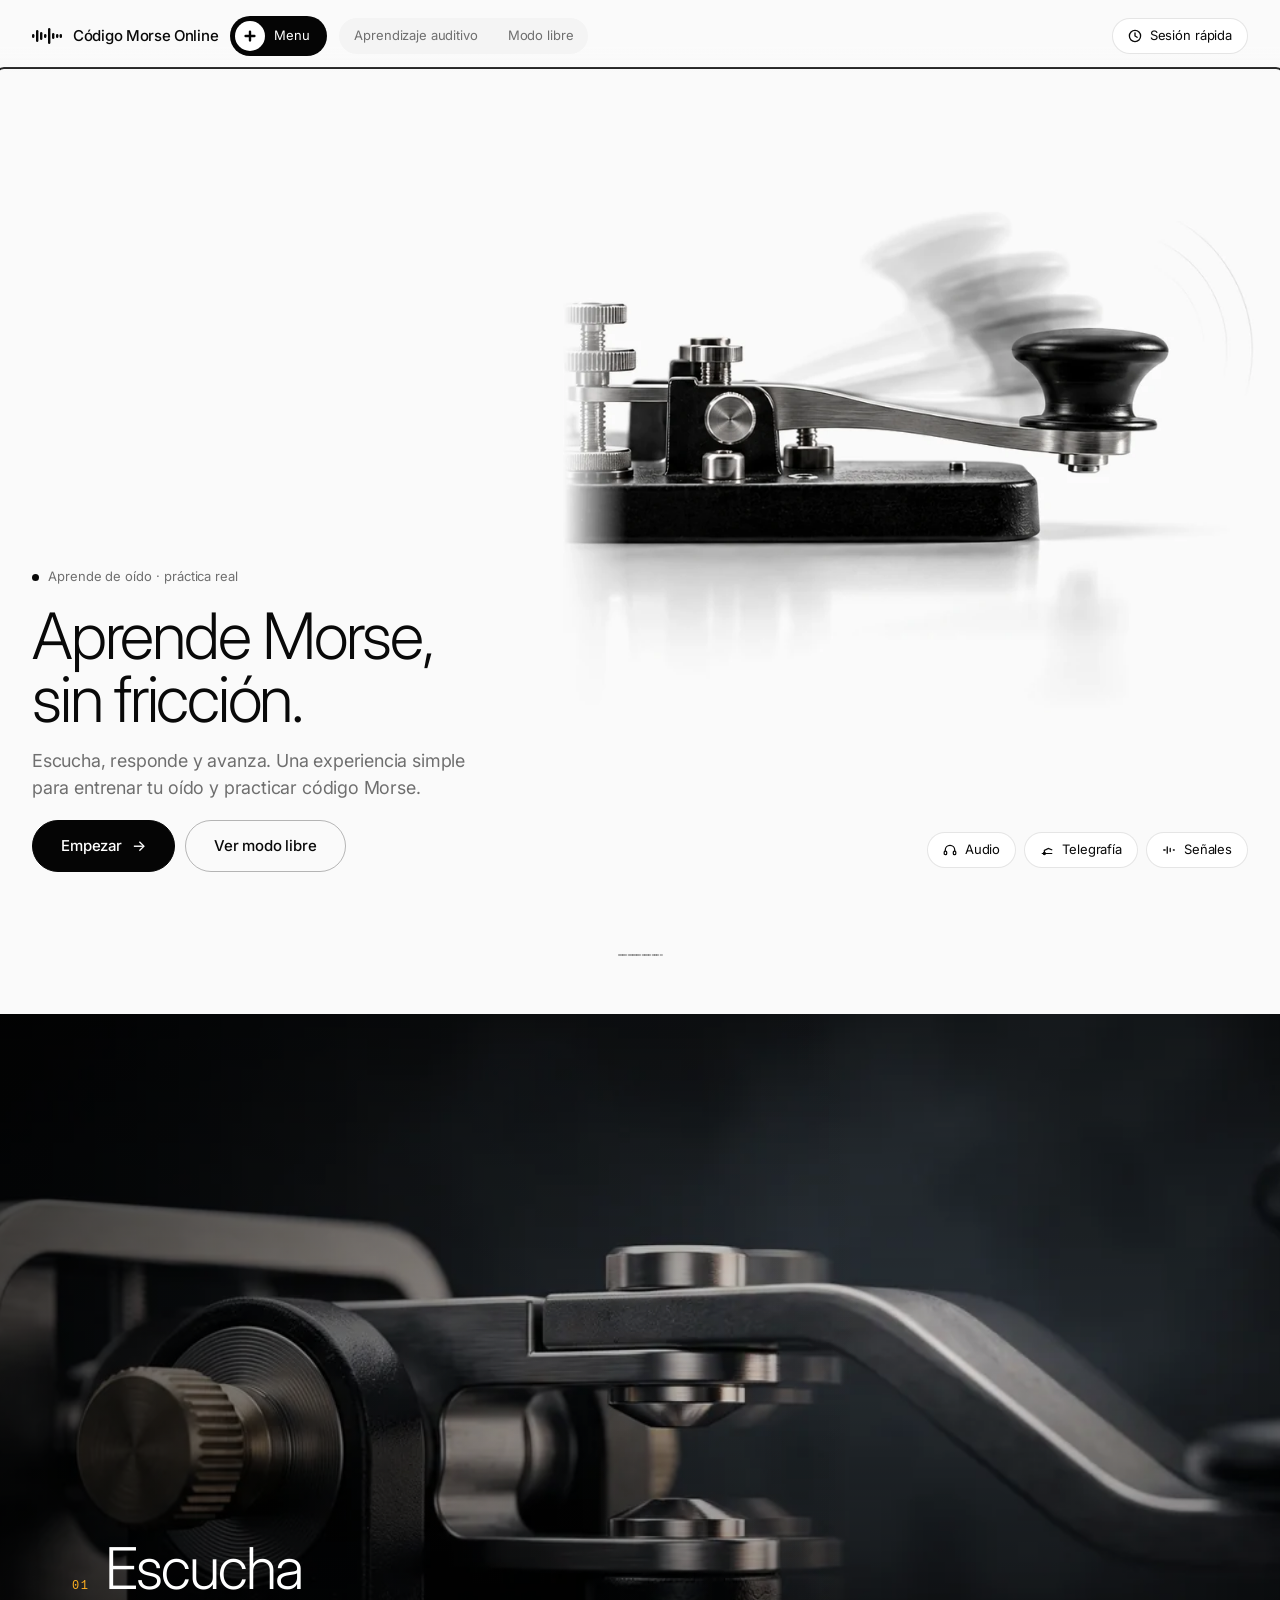
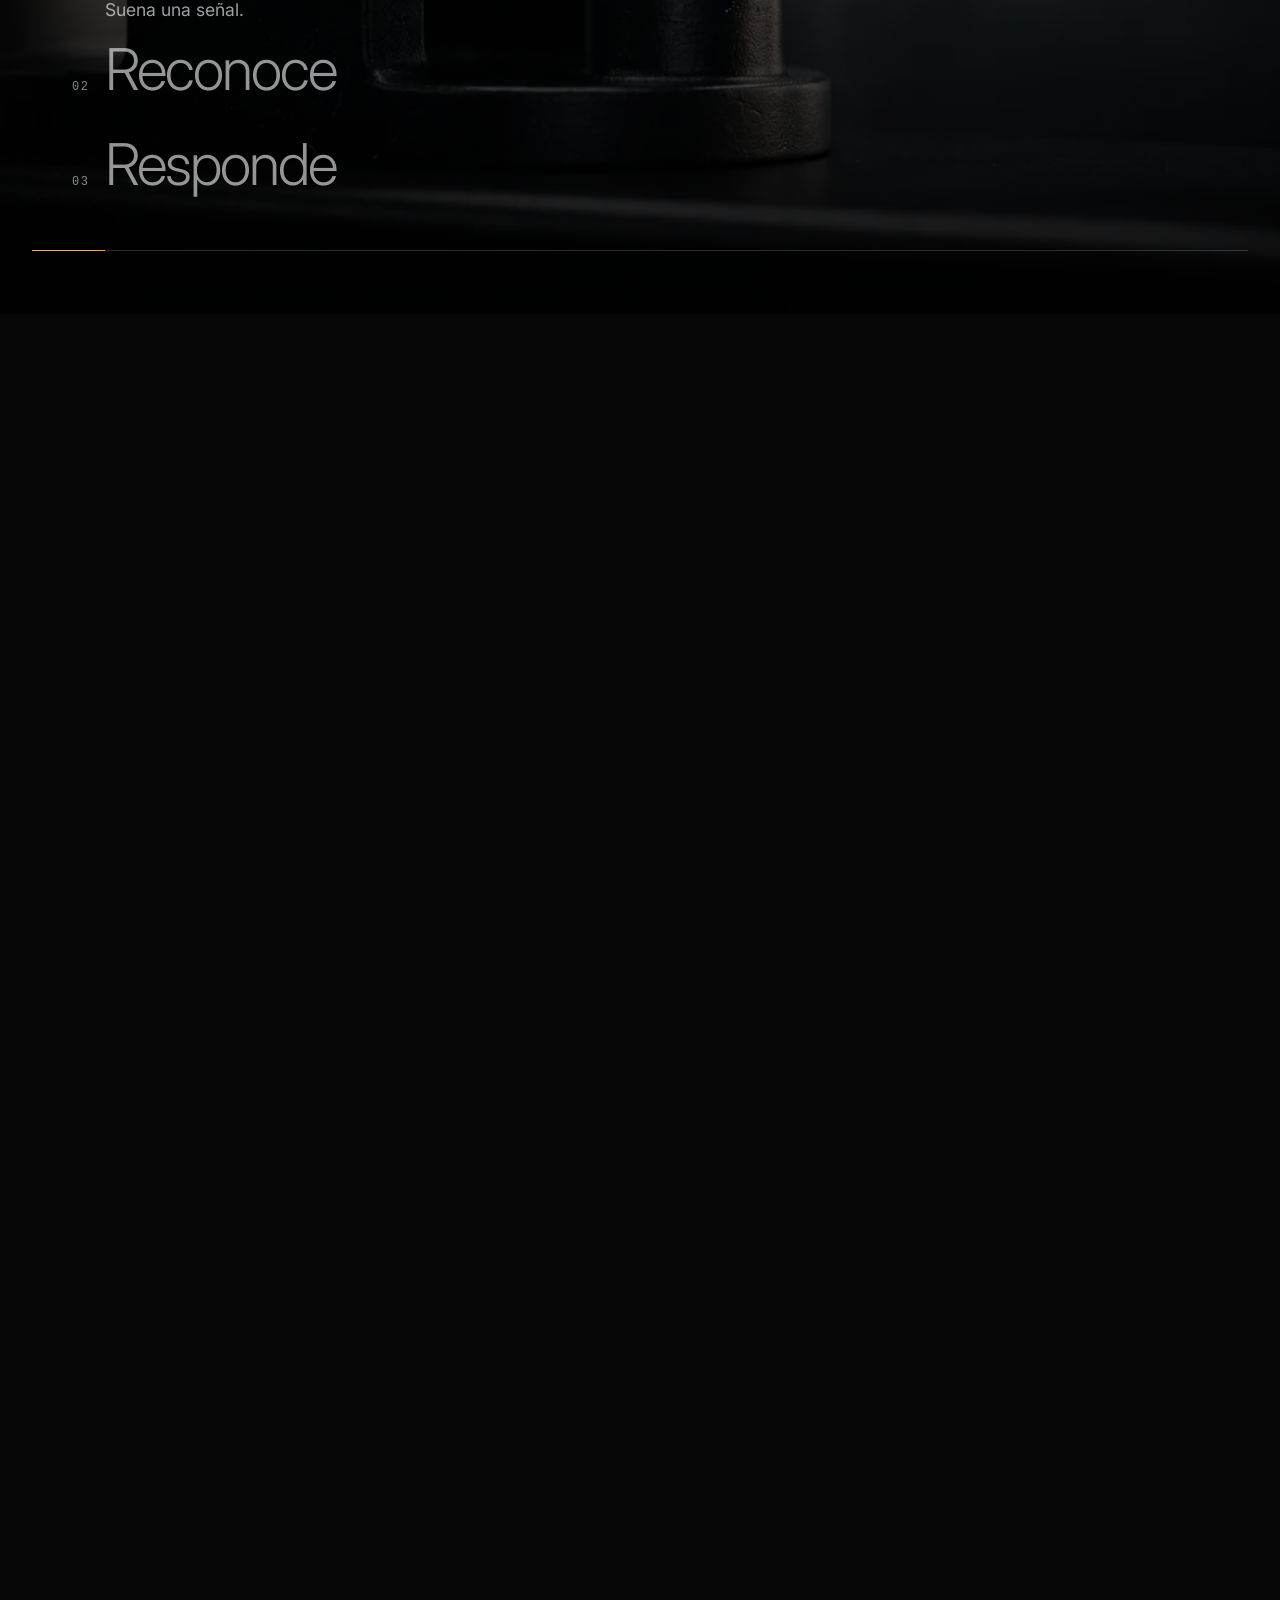
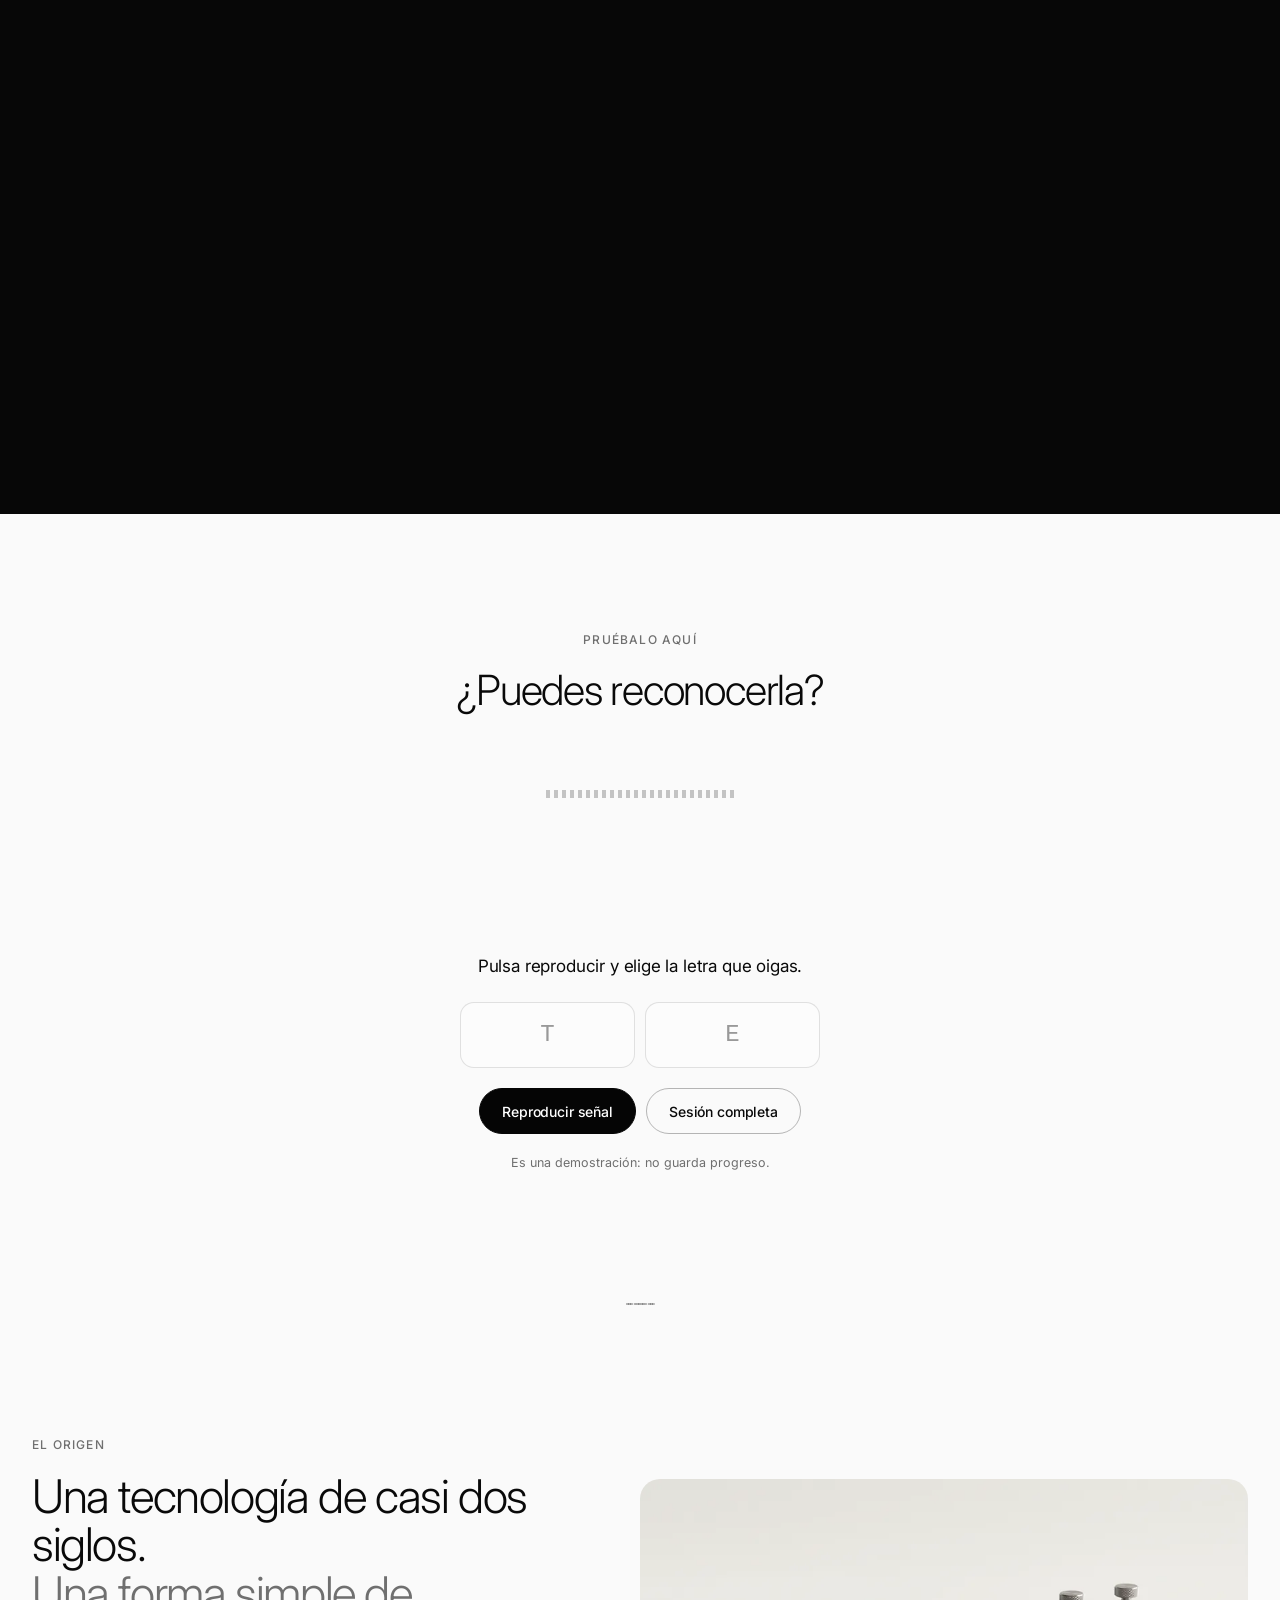
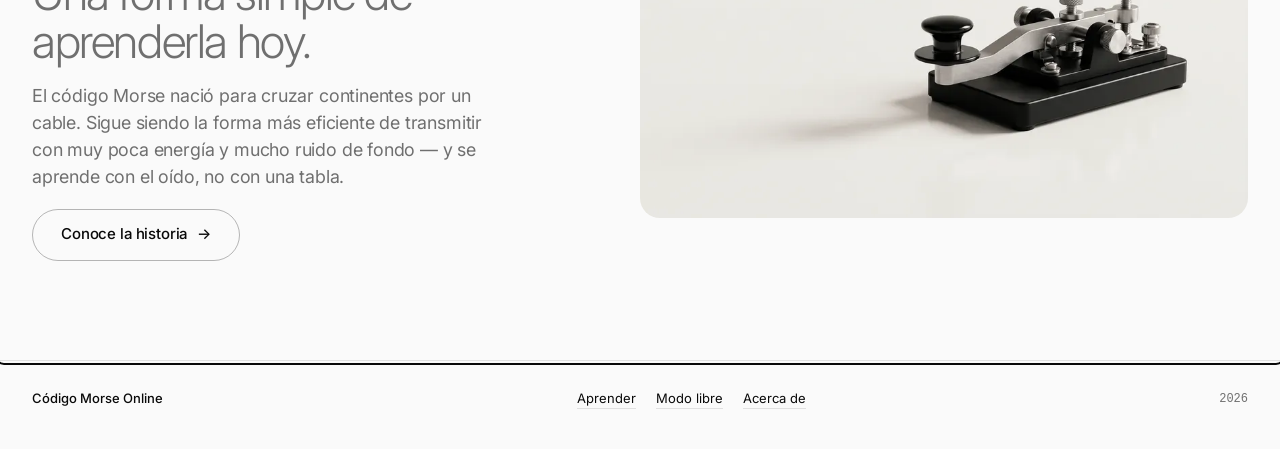
<file: index.html>
<!DOCTYPE html>
<html lang="es" data-motion="full">
<head>
<meta charset="UTF-8">
<meta name="viewport" content="width=device-width, initial-scale=1, viewport-fit=cover">
<title>Código Morse Online — aprende Morse de oído</title>
<meta name="description" content="Escucha, responde y avanza. Una experiencia simple para entrenar tu oído y practicar código Morse en el navegador.">
<meta name="theme-color" content="#fafafa">

<meta property="og:title" content="Código Morse Online">
<meta property="og:description" content="Aprende Morse sin fricción. Escucha, responde y avanza.">
<meta property="og:type" content="website">

<link rel="icon" href="assets/favicon.svg" type="image/svg+xml">
<link rel="preconnect" href="https://fonts.googleapis.com">
<link rel="preconnect" href="https://fonts.gstatic.com" crossorigin>
<link href="https://fonts.googleapis.com/css2?family=Inter:wght@300;400;500;600&display=swap" rel="stylesheet">
<link rel="stylesheet" href="styles.css">

<script>
  /* La llave sólo aparece en la home. Precargarla desde el HTML estático la
     descargaría también en /aprender, /libre y /acerca, donde no se usa.
     La ruta vive en el hash, así que se puede decidir aquí mismo. */
  (function () {
    var r = location.hash.replace(/^#/, '');
    if (r && r !== '/') return;
    var l = document.createElement('link');
    l.rel = 'preload';
    l.as = 'image';
    l.href = 'assets/telegraph.webp';
    l.imageSrcset = 'assets/telegraph-560.webp 560w, assets/telegraph.webp 866w';
    l.imageSizes = '(max-width: 767px) 118vw, 58vw';
    document.head.appendChild(l);
  })();
</script>
</head>
<body>

<a class="skip" href="#main">Saltar al contenido</a>

<header class="nav anim-nav">
  <div class="nav__in">
    <a class="brand" href="#/" aria-label="Código Morse Online, inicio">
      <svg class="brand__mark" viewBox="0 0 30 16" aria-hidden="true">
        <rect x="0"  y="6"  width="2.4" height="4"   rx="1.2"/>
        <rect x="4"  y="2"  width="2.4" height="12"  rx="1.2"/>
        <rect x="8"  y="4"  width="2.4" height="8"   rx="1.2"/>
        <rect x="12" y="6"  width="2.4" height="4"   rx="1.2"/>
        <rect x="16" y="0"  width="2.4" height="16"  rx="1.2"/>
        <rect x="20" y="5"  width="2.4" height="6"   rx="1.2"/>
        <rect x="24" y="6"  width="2.4" height="4"   rx="1.2"/>
        <rect x="27.6" y="6" width="2.4" height="4"  rx="1.2"/>
      </svg>
      <span class="brand__name">Código Morse Online</span>
    </a>

    <button class="nav__menu" id="menuBtn" type="button" aria-expanded="false" aria-controls="menu">
      <span class="nav__plus" aria-hidden="true">
        <svg width="12" height="12" viewBox="0 0 12 12" fill="none" stroke="currentColor" stroke-width="2.4" stroke-linecap="round">
          <path d="M6 1.6v8.8M1.6 6h8.8"/>
        </svg>
      </span>
      <span>Menu</span>
    </button>

    <span class="pill pill--group nav__tags" aria-hidden="true">
      <span>Aprendizaje auditivo</span>
      <span>Modo libre</span>
    </span>

    <div class="nav__right">
      <a class="pill pill--outline nav__session" href="#/aprender">
        <svg width="14" height="14" viewBox="0 0 16 16" fill="none" stroke="currentColor" stroke-width="1.5" aria-hidden="true">
          <circle cx="8" cy="8" r="6.4"/><path d="M8 4.4V8l2.4 1.5" stroke-linecap="round"/>
        </svg>
        Sesión rápida
      </a>
    </div>
  </div>
</header>

<nav class="menu" id="menu" data-open="false" aria-label="Navegación principal" inert>
  <div class="menu__panel">
    <a class="menu__link" href="#/aprender">Aprender</a>
    <a class="menu__link" href="#/libre">Modo libre</a>
    <a class="menu__link" href="#/acerca">Acerca de</a>
    <div class="menu__sep"></div>
    <button class="menu__link" type="button" id="menuSettings">Ajustes</button>
  </div>
</nav>

<main id="main" tabindex="-1"></main>

<footer class="footer">
  <div class="footer__in">
    <span class="footer__name">Código Morse Online</span>
    <nav class="footer__nav" aria-label="Pie de página">
      <a href="#/aprender">Aprender</a>
      <a href="#/libre">Modo libre</a>
      <a href="#/acerca">Acerca de</a>
    </nav>
    <span class="footer__year">2026</span>
  </div>
</footer>

<div class="toast" id="toast" role="status" aria-live="polite"></div>

<script type="module" src="src/app.js"></script>
</body>
</html>
</file>
<file: styles.css>
/* ============================================================================
   Código Morse Online — sistema visual
   Editorial, blanco y negro, con el ámbar reservado para la señal viva.
   Mobile-first. Sin frameworks.
   ========================================================================= */

:root {
  /* --- color ------------------------------------------------------------ */
  --bg: #fafafa;
  --surface: #ffffff;
  --soft: #f4f4f4;
  --text: #090909;
  --black: #050505;
  --muted: #6f6f6f;
  --line: rgba(0, 0, 0, .10);
  --line-strong: rgba(0, 0, 0, .28);

  /* Único color de la interfaz. Significa "hay señal ahora mismo".
     No se usa para adornar: si algo es ámbar, está sonando. */
  --signal: #ffb020;
  --ok: #1a7f4b;
  --bad: #b3261e;

  /* --- tipografía ------------------------------------------------------- */
  --font: 'Inter', -apple-system, BlinkMacSystemFont, 'Segoe UI', Roboto, sans-serif;
  --mono: ui-monospace, 'SF Mono', 'Cascadia Mono', Menlo, Consolas, monospace;

  /* --- espacio ---------------------------------------------------------- */
  --gap-xs: 6px;
  --gap-sm: 10px;
  --gap: 16px;
  --gap-lg: 28px;
  --gap-xl: 48px;
  --shell: 1440px;
  /* `viewport-fit=cover` mete el contenido bajo el notch en apaisado: el
     relleno lateral nunca puede ser menor que la zona segura. */
  --pad-x: max(20px, env(safe-area-inset-left), env(safe-area-inset-right));
  /* Alto de la barra de navegación. Estaba escrito a mano como 68px en cuatro
     `calc()` distintos. */
  --nav-h: 68px;

  /* --- forma ------------------------------------------------------------ */
  --r-pill: 999px;
  --r-md: 14px;
  --r-lg: 20px;

  /* --- movimiento ------------------------------------------------------- */
  --ease: cubic-bezier(.16, 1, .3, 1);
  --t-fast: .18s;
  --t-mid: .4s;
}

@media (min-width: 768px) {
  :root { --pad-x: max(32px, env(safe-area-inset-left), env(safe-area-inset-right)); }
}

/* ============================================================ reset mínimo */

*, *::before, *::after { box-sizing: border-box; }

/* El display de las clases de autor gana a la regla [hidden] del navegador,
   así que ocultar con el atributo no funcionaba en botones ni tarjetas. */
[hidden] { display: none !important; }

html {
  -webkit-text-size-adjust: 100%;
  /* `clip` y no `hidden`: hidden crearía un contenedor de scroll y rompería
     el `position: sticky` del bloque cinemático. clip recorta sin permitir
     desplazamiento. */
  overflow-x: clip;
}

body {
  margin: 0;
  min-height: 100svh;
  background: var(--bg);
  color: var(--text);
  font-family: var(--font);
  font-size: 16px;
  line-height: 1.5;
  font-weight: 400;
  -webkit-font-smoothing: antialiased;
  -moz-osx-font-smoothing: grayscale;
  overflow-x: clip;
}

h1, h2, h3, p, figure { margin: 0; }
ul { margin: 0; padding: 0; list-style: none; }
img, svg { display: block; max-width: 100%; }
button { font: inherit; color: inherit; }

:focus-visible {
  outline: 2px solid var(--text);
  outline-offset: 3px;
  border-radius: 4px;
}

.sr-only {
  position: absolute;
  width: 1px; height: 1px;
  padding: 0; margin: -1px;
  overflow: hidden;
  clip-path: inset(50%);
  white-space: nowrap;
}

/* Salto al contenido: primer tabulable de la página. */
.skip {
  position: absolute;
  left: var(--pad-x); top: -100px;
  z-index: 200;
  padding: 10px 16px;
  background: var(--black);
  color: #fff;
  border-radius: var(--r-pill);
  font-size: 13px;
  transition: top var(--t-fast) var(--ease);
}
.skip:focus { top: 12px; }

/* ================================================================ tipografía */

.eyebrow {
  display: inline-flex;
  align-items: center;
  gap: 9px;
  font-size: 13px;
  font-weight: 400;
  color: var(--muted);
  letter-spacing: -.005em;
}
.eyebrow::before {
  content: '';
  width: 7px; height: 7px;
  border-radius: 50%;
  background: var(--text);
  flex: 0 0 auto;
}

.display {
  font-weight: 300;
  font-size: clamp(2.4rem, 10.5vw, 3.4rem);
  line-height: .98;
  letter-spacing: -.035em;
  text-wrap: balance;
}
@media (min-width: 768px) {
  .display { font-size: clamp(2.9rem, 5vw, 4.6rem); }
}

.title {
  font-weight: 300;
  font-size: clamp(1.9rem, 5.5vw, 2.9rem);
  line-height: 1.04;
  letter-spacing: -.03em;
}

.lede {
  color: var(--muted);
  font-size: clamp(.95rem, 2.6vw, 1.12rem);
  line-height: 1.5;
  letter-spacing: -.01em;
  max-width: 42ch;
}

.section-label {
  font-size: 12px;
  font-weight: 500;
  letter-spacing: .1em;
  text-transform: uppercase;
  color: var(--muted);
}

/* ==================================================================== botones */

.btn {
  --btn-bg: transparent;
  --btn-fg: var(--text);
  --btn-bd: var(--line-strong);
  display: inline-flex;
  align-items: center;
  justify-content: center;
  gap: 10px;
  min-height: 46px;
  padding: 0 22px;
  background: var(--btn-bg);
  color: var(--btn-fg);
  border: 1px solid var(--btn-bd);
  border-radius: var(--r-pill);
  font-size: 14px;
  font-weight: 500;
  letter-spacing: -.01em;
  cursor: pointer;
  text-decoration: none;
  transition: background var(--t-fast) var(--ease),
              color var(--t-fast) var(--ease),
              border-color var(--t-fast) var(--ease),
              transform var(--t-fast) var(--ease);
}
.btn:hover { transform: translateY(-1px); }
.btn:active { transform: translateY(0); }

.btn--primary {
  --btn-bg: var(--black);
  --btn-fg: #fff;
  --btn-bd: var(--black);
}
.btn--primary:hover { --btn-bg: #1c1c1c; --btn-bd: #1c1c1c; }

.btn--ghost:hover { --btn-bg: rgba(0, 0, 0, .04); }

.btn--lg { min-height: 52px; padding: 0 28px; font-size: 15px; }

.btn[disabled] {
  opacity: .38;
  cursor: not-allowed;
  transform: none;
}

.btn__arrow { transition: transform var(--t-mid) var(--ease); }
.btn:hover .btn__arrow { transform: translateX(4px); }

/* ====================================================================== pills */

.pill {
  text-decoration: none;
  display: inline-flex;
  align-items: center;
  gap: 8px;
  height: 36px;
  padding: 0 15px;
  border-radius: var(--r-pill);
  background: var(--soft);
  color: var(--muted);
  font-size: 13px;
  font-weight: 400;
  letter-spacing: -.01em;
  white-space: nowrap;
}
.pill--outline {
  background: var(--surface);
  border: 1px solid var(--line);
  color: var(--text);
}
/* Los `.pill` decorativos son <span> y se quedan como están. El único que se
   pulsa es `.nav__session`: mantiene su altura visual de 36 px y gana un
   objetivo táctil de 44 px con un pseudoelemento, sin desequilibrar la barra. */
a.pill, button.pill { position: relative; }
a.pill::after, button.pill::after { content: ''; position: absolute; inset: -4px 0; }
.pill--group {
  display: inline-flex;
  align-items: center;
  gap: 0;
  padding: 0;
  height: auto;
  min-height: 36px;
  background: var(--soft);
  border-radius: var(--r-pill);
}
.pill--group > span {
  padding: 0 15px;
  height: 36px;
  display: inline-flex;
  align-items: center;
  font-size: 13px;
  color: var(--muted);
}
.pill svg { flex: 0 0 auto; }

/* ==================================================================== navbar */

.nav {
  position: sticky;
  top: 0;
  z-index: 60;
  padding: 14px var(--pad-x);
  background: linear-gradient(to bottom, var(--bg) 62%, transparent);
}
.nav__in {
  max-width: var(--shell);
  margin: 0 auto;
  display: flex;
  align-items: center;
  gap: 12px;
}

.brand {
  display: inline-flex;
  align-items: center;
  gap: 11px;
  /* En móvil sólo se ve la marca SVG: la caja del enlace quedaba en 30x16 px.
     El alto mínimo no cambia nada visualmente —la barra ya mide 68— pero
     convierte el logotipo en un objetivo táctil real. */
  min-height: 44px;
  text-decoration: none;
  color: var(--text);
  flex: 0 0 auto;
}
.brand__mark { width: 30px; height: 16px; }
.brand__mark rect { fill: currentColor; }
.brand__name {
  font-size: 15px;
  font-weight: 500;
  letter-spacing: -.02em;
  white-space: nowrap;
}
@media (max-width: 519px) { .brand__name { display: none; } }

.nav__menu {
  display: inline-flex;
  align-items: center;
  gap: 9px;
  height: 40px;
  padding: 0 17px 0 5px;
  border: none;
  border-radius: var(--r-pill);
  background: var(--black);
  color: #fff;
  font-size: 13px;
  font-weight: 400;
  cursor: pointer;
  flex: 0 0 auto;
}
.nav__plus {
  width: 30px; height: 30px;
  border-radius: 50%;
  background: #fff;
  color: var(--black);
  display: grid;
  place-items: center;
  transition: transform var(--t-mid) var(--ease);
}
.nav__menu[aria-expanded='true'] .nav__plus { transform: rotate(45deg); }

.nav__tags { display: none; }
@media (min-width: 900px) { .nav__tags { display: inline-flex; } }

.nav__right { margin-left: auto; display: inline-flex; align-items: center; gap: 10px; }
.nav__session { display: none; }
@media (min-width: 700px) { .nav__session { display: inline-flex; } }

/* ============================================================ menú desplegable */

.menu {
  position: fixed;
  inset: 0;
  z-index: 90;
  display: grid;
  place-items: start center;
  padding: 76px var(--pad-x) 0;
  background: rgba(250, 250, 250, .72);
  -webkit-backdrop-filter: blur(14px);
  backdrop-filter: blur(14px);
  opacity: 0;
  pointer-events: none;
  /* `visibility` y no sólo `opacity`: un elemento con opacity 0 SIGUE siendo
     tabulable. Sin esto, con el menú cerrado el tabulador entraba en cuatro
     enlaces invisibles. El retardo de 0s al final deja que la opacidad se
     desvanezca antes de ocultarlo. El atributo `inert` (app.js) hace lo mismo
     en el árbol de accesibilidad; esto es el respaldo universal. */
  visibility: hidden;
  transition: opacity var(--t-mid) var(--ease), visibility 0s linear var(--t-mid);
}
.menu[data-open='true'] {
  opacity: 1;
  pointer-events: auto;
  visibility: visible;
  transition: opacity var(--t-mid) var(--ease), visibility 0s;
}

.menu__panel {
  width: min(420px, 100%);
  background: var(--surface);
  border: 1px solid var(--line);
  border-radius: var(--r-lg);
  padding: 10px;
  box-shadow: 0 24px 60px -28px rgba(0, 0, 0, .3);
  transform: translateY(-10px);
  transition: transform var(--t-mid) var(--ease);
}
.menu[data-open='true'] .menu__panel { transform: none; }

.menu__link {
  display: flex;
  align-items: center;
  justify-content: space-between;
  width: 100%;
  min-height: 52px;
  padding: 0 16px;
  border: none;
  background: none;
  border-radius: var(--r-md);
  font-size: 16px;
  font-weight: 400;
  letter-spacing: -.02em;
  text-align: left;
  text-decoration: none;
  color: var(--text);
  cursor: pointer;
}
.menu__link:hover { background: var(--soft); }
.menu__link[aria-current='page'] { font-weight: 500; }
.menu__link[aria-current='page']::after { content: '●'; font-size: 7px; color: var(--signal); }
.menu__sep { height: 1px; background: var(--line); margin: 8px 12px; }

/* ====================================================================== hero */

.hero {
  position: relative;
  max-width: var(--shell);
  margin: 0 auto;
  padding: 0 var(--pad-x) 32px;
  min-height: calc(100svh - var(--nav-h));
  display: flex;
  flex-direction: column;
  justify-content: flex-end;
  /* En móvil la llave sangra fuera del encuadre a propósito. `clip` la recorta
     sin crear una caja de scroll — `hidden` sí la crearía. */
  overflow-x: clip;
}

.hero__key {
  position: absolute;
  /* z-index 0, NO -1.
     `.hero` es `position: relative; z-index: auto`, así que no crea contexto de
     apilamiento: un hijo en -1 caía a la capa negativa de la RAÍZ, por debajo
     de la propia `.hero`, que se pinta con los descendientes posicionados. El
     resultado era que `.hero` capturaba el hit-test en toda su caja y la llave
     —794x581 px, la interacción principal de la portada— no recibía ni un clic
     de ratón ni un toque. Sólo respondía por teclado. */
  z-index: 0;
  /* El fondo de la página va horneado en el propio archivo, así que la foto
     compone sin blend: coincide exactamente y se pinta más barato. */
  border: none;
  background: none;
  padding: 0;
  cursor: pointer;
  transition: transform var(--t-mid) var(--ease);
}
.hero__key img {
  width: 100%;
  height: auto;
  /* Respuesta mecánica: al cerrar contacto la llave "baja". Son 2 px y 100 ms,
     lo justo para que el clic se sienta físico sin recomponer la fotografía. */
  transition: transform 90ms var(--ease);
}
.hero__key[data-on='true'] img { transform: translateY(2px) scale(.997); }

/* móvil: la llave manda arriba, el texto debajo */
.hero__key {
  top: 4%;
  right: -14%;
  width: 118%;
  max-width: 560px;
}
@media (min-width: 768px) {
  .hero__key {
    top: 46%;
    right: -1%;
    width: 58%;
    max-width: 860px;
    transform: translateY(-50%);
  }
}
@media (min-width: 1200px) {
  .hero__key { right: 1%; width: 55%; }
}

.hero__key:hover { transform: translateY(-51%) scale(1.004); }
@media (max-width: 767px) { .hero__key:hover { transform: scale(1.004); } }

/* Contacto: se enciende ámbar exactamente mientras suena el elemento. */
.hero__contact {
  position: absolute;
  left: 62%;
  top: 48%;
  width: 18%;
  aspect-ratio: 1;
  border-radius: 50%;
  background: radial-gradient(circle, rgba(255, 176, 32, .85) 0%, rgba(255, 176, 32, 0) 68%);
  opacity: 0;
  pointer-events: none;
  transition: opacity 70ms linear;
}
.hero__key[data-on='true'] .hero__contact { opacity: 1; }
.hero__key[data-on='true'][data-kind='dah'] .hero__contact { opacity: 1; }

.hero__body {
  /* Por encima de la llave: el texto se lee y se selecciona, y los clics sobre
     la foto que quedan fuera del texto sí llegan al botón. */
  position: relative;
  z-index: 1;
  display: flex;
  flex-direction: column;
  gap: var(--gap-lg);
  padding-top: 58vw;
}
@media (min-width: 768px) {
  .hero__body {
    flex-direction: row;
    align-items: flex-end;
    justify-content: space-between;
    gap: var(--gap-xl);
    padding-top: 0;
  }
}

.hero__text { display: flex; flex-direction: column; gap: 18px; max-width: 620px; }
.hero__cta { display: flex; flex-wrap: wrap; gap: 10px; }

.hero__tags { display: none; }
@media (min-width: 768px) {
  .hero__tags { display: flex; gap: 8px; flex: 0 0 auto; padding-bottom: 4px; }
}

/* ============================================================== morse glyph */

.glyph {
  display: inline-flex;
  align-items: center;
  gap: .34em;
  font-family: var(--mono);
  line-height: 1;
  color: var(--muted);
}
.glyph__sym {
  transition: color 60ms linear, opacity 60ms linear;
  opacity: .45;
}
.glyph__sym[data-lit='true'] { color: var(--signal); opacity: 1; }
.glyph--lg { font-size: clamp(1.6rem, 6vw, 2.4rem); gap: .3em; }

/* ================================================================= waveform */

.wave {
  display: flex;
  align-items: center;
  justify-content: center;
  gap: 4px;
  height: 52px;
}
.wave__bar {
  width: 4px;
  height: 100%;
  border-radius: 2px;
  background: rgba(0,0,0,.22);
  transform: scaleY(.16);
  transform-origin: center;
  transition: transform 90ms var(--ease), background-color 90ms linear;
  will-change: transform;
}
.wave[data-on='true'] .wave__bar { background: var(--signal); }

/* ==================================================================== tarjetas */

.card {
  background: var(--surface);
  border: 1px solid var(--line);
  border-radius: var(--r-lg);
  padding: clamp(20px, 4vw, 32px);
}

.shell {
  max-width: var(--shell);
  margin: 0 auto;
  padding: 0 var(--pad-x) 72px;
}
.shell--narrow { max-width: 760px; }

.stack { display: flex; flex-direction: column; gap: var(--gap-lg); }
.stack--sm { gap: var(--gap); }

.section { padding-top: clamp(56px, 9vw, 104px); }

/* ================================================================== opciones */

.options {
  display: grid;
  grid-template-columns: repeat(auto-fit, minmax(74px, 1fr));
  gap: 10px;
}
.option {
  min-height: 66px;
  border: 1px solid var(--line-strong);
  border-radius: var(--r-md);
  background: var(--surface);
  font-family: var(--mono);
  font-size: 24px;
  font-weight: 500;
  cursor: pointer;
  transition: background var(--t-fast) var(--ease),
              border-color var(--t-fast) var(--ease),
              color var(--t-fast) var(--ease);
}
.option:hover:not([disabled]):not([aria-disabled='true']) { background: var(--soft); }
.option[data-state='ok'] { border-color: var(--ok); color: var(--ok); background: rgba(26, 127, 75, .07); }
.option[data-state='no'] { border-color: var(--bad); color: var(--bad); background: rgba(179, 38, 30, .06); }
/* Bloqueadas de las dos maneras: `disabled` mientras suena la señal,
   `aria-disabled` durante el feedback para no perder el foco. */
.option[disabled],
.option[aria-disabled='true'] { cursor: default; opacity: 1; }
.option[disabled][data-state=''],
.option[aria-disabled='true'][data-state=''] { opacity: .4; }

.feedback { min-height: 28px; font-size: 17px; font-weight: 400; letter-spacing: -.01em; }
.feedback[data-tone='ok'] { color: var(--ok); }
.feedback[data-tone='no'] { color: var(--bad); }

.tape {
  min-height: 78px;
  padding: 18px 20px;
  border: 1px solid var(--line);
  border-radius: var(--r-md);
  background: var(--soft);
  font-family: var(--mono);
  font-size: clamp(1.05rem, 4vw, 1.5rem);
  letter-spacing: .14em;
  word-break: break-word;
  -webkit-user-select: text;
  user-select: text;
}
.tape__cursor { animation: blink 1.06s steps(2, start) infinite; color: var(--signal); }
@keyframes blink { 50% { opacity: 0; } }

/* ================================================================ abecedario */

.alphabet {
  display: grid;
  grid-template-columns: repeat(auto-fill, minmax(78px, 1fr));
  gap: 8px;
}
.alpha {
  padding: 12px 6px;
  border: 1px solid transparent;
  border-radius: var(--r-md);
  background: transparent;
  cursor: pointer;
  text-align: center;
  transition: transform var(--t-fast) var(--ease),
              border-color var(--t-fast) var(--ease),
              background var(--t-fast) var(--ease);
}
.alpha:hover { transform: translateY(-2px); border-color: var(--line); background: var(--surface); }
.alpha[data-lit='true'] { border-color: var(--signal); background: rgba(255, 176, 32, .1); }
/* Son <span>: sin display:block la letra y el código salen en la misma línea. */
.alpha__ch { display: block; font-size: 19px; font-weight: 500; line-height: 1; }
.alpha__code { display: block; font-family: var(--mono); font-size: 12px; color: var(--muted); margin-top: 5px; }

/* ===================================================================== sheet */

.sheet {
  position: fixed;
  inset: 0;
  z-index: 100;
  display: flex;
  align-items: flex-end;
  justify-content: center;
  background: rgba(9, 9, 9, .28);
  opacity: 0;
  pointer-events: none;
  /* Mismo motivo que en .menu: opacity 0 no saca del orden de tabulación. */
  visibility: hidden;
  transition: opacity var(--t-mid) var(--ease), visibility 0s linear var(--t-mid);
}
.sheet[data-open='true'] {
  opacity: 1;
  pointer-events: auto;
  visibility: visible;
  transition: opacity var(--t-mid) var(--ease), visibility 0s;
}
@media (min-width: 768px) { .sheet { align-items: center; } }

.sheet__panel {
  width: min(520px, 100%);
  max-height: 88svh;
  overflow-y: auto;
  background: var(--surface);
  border-radius: var(--r-lg) var(--r-lg) 0 0;
  padding: 24px;
  transform: translateY(16px);
  transition: transform var(--t-mid) var(--ease);
}
@media (min-width: 768px) { .sheet__panel { border-radius: var(--r-lg); } }
.sheet[data-open='true'] .sheet__panel { transform: none; }

.sheet__head { display: flex; align-items: center; justify-content: space-between; margin-bottom: 20px; }
.sheet__title { font-size: 1.5rem; }
.sheet__buttons { display: flex; gap: 10px; flex-wrap: wrap; margin-top: 6px; }
.sheet__close {
  width: 44px; height: 44px;
  border-radius: 50%;
  border: 1px solid var(--line);
  background: var(--surface);
  cursor: pointer;
  display: grid;
  place-items: center;
}
.sheet__close:hover { background: var(--soft); }

.field { display: flex; flex-direction: column; gap: 8px; padding: 14px 0; border-bottom: 1px solid var(--line); }
.field:last-of-type { border-bottom: none; }
.field__top { display: flex; align-items: baseline; justify-content: space-between; gap: 12px; }
.field__label { font-size: 15px; }
.field__value { font-family: var(--mono); font-size: 13px; color: var(--muted); }
.field__hint { font-size: 12.5px; color: var(--muted); line-height: 1.45; }

input[type='range'] {
  width: 100%;
  accent-color: var(--text);
  cursor: pointer;
  /* El control nativo mide 20 px de alto: por debajo del mínimo táctil. El
     alto se sube a 44 sin engordar la vía, que sigue dibujándola el navegador
     centrada dentro de la caja. */
  min-height: 44px;
}

.field--row { flex-direction: row; align-items: center; justify-content: space-between; }

.switch { position: relative; width: 46px; height: 27px; flex: 0 0 auto; }
/* El interruptor mide 46x27 a propósito; lo que se amplía es la zona pulsable
   del input invisible que hay encima, hasta 46x45. */
.switch input {
  position: absolute;
  inset: -9px 0;
  opacity: 0;
  margin: 0;
  cursor: pointer;
}
.switch__track {
  position: absolute; inset: 0;
  border-radius: var(--r-pill);
  background: #d8d8d8;
  transition: background var(--t-fast) var(--ease);
  pointer-events: none;
}
.switch__knob {
  position: absolute; top: 3px; left: 3px;
  width: 21px; height: 21px;
  border-radius: 50%;
  background: #fff;
  box-shadow: 0 1px 3px rgba(0, 0, 0, .25);
  transition: transform var(--t-fast) var(--ease);
  pointer-events: none;
}
.switch input:checked ~ .switch__track { background: var(--text); }
.switch input:checked ~ .switch__knob { transform: translateX(19px); }
.switch input:focus-visible ~ .switch__track { outline: 2px solid var(--text); outline-offset: 3px; }

/* =================================================================== entrada */

.input {
  width: 100%;
  min-height: 52px;
  padding: 12px 16px;
  border: 1px solid var(--line-strong);
  border-radius: var(--r-md);
  background: var(--surface);
  font-family: var(--mono);
  font-size: 16px;
  letter-spacing: .06em;
  color: var(--text);
}
.input::placeholder { color: var(--muted); letter-spacing: 0; font-family: var(--font); }

/* ===================================================================== toast */

.toast {
  position: fixed;
  left: 50%;
  bottom: 26px;
  transform: translate(-50%, 14px);
  z-index: 150;
  padding: 12px 20px;
  border-radius: var(--r-pill);
  background: var(--black);
  color: #fff;
  font-size: 14px;
  opacity: 0;
  pointer-events: none;
  transition: opacity var(--t-mid) var(--ease), transform var(--t-mid) var(--ease);
}
.toast[data-show='true'] { opacity: 1; transform: translate(-50%, 0); }

/* ==================================================================== footer */

.footer {
  border-top: 1px solid var(--line);
  padding: 28px var(--pad-x) 40px;
  color: var(--muted);
  font-size: 13px;
}
.footer__in {
  max-width: var(--shell);
  margin: 0 auto;
  display: flex;
  flex-wrap: wrap;
  gap: 12px 24px;
  justify-content: space-between;
  align-items: center;
}
.footer a {
  position: relative;
  color: var(--text);
  text-decoration: none;
  border-bottom: 1px solid var(--line);
}
.footer a:hover { border-color: var(--text); }
/* Los enlaces del pie miden 21 px de alto: el subrayado es parte del diseño y
   no se toca, pero el área pulsable se amplía a 45 px con un pseudoelemento. */
.footer a::after { content: ''; position: absolute; inset: -12px -6px; }

/* =================================================================== entrada */
/* Animaciones de entrada, escalonadas. Sólo transform y opacity. */

@keyframes rise {
  from { opacity: 0; transform: translateY(var(--rise, 18px)); }
  to { opacity: 1; transform: none; }
}
@keyframes settle {
  from { opacity: 0; transform: scale(1.04); }
  to { opacity: 1; transform: none; }
}
@keyframes drop {
  from { opacity: 0; transform: translateY(-16px); }
  to { opacity: 1; transform: none; }
}

[data-motion='full'] .anim-nav { animation: drop .8s var(--ease) both; }
[data-motion='full'] .anim-rise { animation: rise .8s var(--ease) both; animation-delay: var(--d, 0ms); }
[data-motion='full'] .anim-key { animation: settle 1.6s var(--ease) both; }

@media (min-width: 768px) {
  [data-motion='full'] .hero__key.anim-key {
    animation-name: settle-desktop;
  }
  @keyframes settle-desktop {
    from { opacity: 0; transform: translateY(-50%) scale(1.04); }
    to { opacity: 1; transform: translateY(-50%); }
  }
}

/* ========================================================= movimiento reducido */

[data-motion='reduced'] .anim-nav,
[data-motion='reduced'] .anim-rise,
[data-motion='reduced'] .anim-key { animation: none; }

@media (prefers-reduced-motion: reduce) {
  *, *::before, *::after {
    animation-duration: .01ms !important;
    animation-iteration-count: 1 !important;
    transition-duration: .01ms !important;
    scroll-behavior: auto !important;
  }
  /* Excepción deliberada: el símbolo iluminado, el contacto de la llave y las
     barras de la onda son INFORMACIÓN sobre lo que está sonando, no adorno.
     Siguen encendiéndose y apagándose; lo que se les quita es la transición,
     que aquí sí venía ya de la regla universal de arriba. Lo que se apaga de
     verdad es el desplazamiento físico de la llave, que sí es decorativo. */
  .hero__key[data-on='true'] img { transform: none; }
  .tape__cursor { animation: none; }
}

/* ============================================================================
   ITERACIÓN: ritmo de la home, línea de señal, sala de práctica
   ========================================================================= */

/* ------------------------------------------------- transición entre rutas */

#main { transition: opacity .12s linear, transform .12s var(--ease); }
#main[data-state='out'] { opacity: 0; transform: translateY(4px); }
#main[data-state='in'] { animation: routeIn .24s var(--ease) both; }
@keyframes routeIn {
  from { opacity: 0; transform: translateY(8px); }
  to { opacity: 1; transform: none; }
}
[data-motion='reduced'] #main,
[data-motion='reduced'] #main[data-state='in'] { animation: none; transition: none; transform: none; opacity: 1; }

/* --------------------------------------------------- apariciones al scroll */

[data-reveal] {
  opacity: 0;
  transform: translateY(22px);
  transition: opacity .7s var(--ease), transform .7s var(--ease);
}
[data-reveal][data-revealed='true'] { opacity: 1; transform: none; }
[data-motion='reduced'] [data-reveal] { opacity: 1; transform: none; transition: none; }

/* ----------------------------------------------------- línea de señal (SVG) */

.sigline-band {
  max-width: var(--shell);
  margin: 0 auto;
  padding: clamp(28px, 5vh, 52px) var(--pad-x);
  display: flex;
  justify-content: center;
}
.sigline { overflow: visible; }
.sigline__rail { stroke: var(--line); stroke-width: 1; }
.sigline__mark {
  stroke: var(--text);
  stroke-linecap: round;
  opacity: .38;
}
.sigline__mark--dah { opacity: .5; }
/* La señal "recorre" la línea una vez al aparecer: un barrido, no un bucle.
   Se dispara con `data-sweep="run"`, que pone el IntersectionObserver de
   `ui/signal-line.js` al entrar en el viewport. Antes arrancaba al montar la
   vista: la banda de abajo está a 4.400 px del fold, así que el barrido se
   consumía entero mucho antes de que nadie llegara a verlo. */
[data-motion='full'] [data-sweep='run'] .sigline__mark {
  animation: sigsweep 2.6s var(--ease) both;
  animation-delay: calc(var(--at, 0) * 1.1s);
}
/* Estado de reposo mientras no se ha visto: idéntico al fotograma final. */
[data-sweep='pending'] .sigline__mark { opacity: .3; }
[data-sweep='pending'] .sigline__mark--dah { opacity: .3; }
@keyframes sigsweep {
  0% { opacity: 0; }
  14% { opacity: 1; stroke: var(--signal); }
  40%, 100% { opacity: .3; stroke: var(--text); }
}

/* ============================================== bloque cinemático (macro) */

.cine {
  position: relative;
  /* Tres pantallas de recorrido: una por paso. El sticky de dentro se queda
     fijo mientras el contenedor pasa. */
  height: 300vh;
  margin-top: 8px;
  background: #070707;
}
/* En móvil 300vh son ~2,4 pantallas de scroll atrapado para tres frases de
   cuatro palabras, y `vh` mide la ventana GRANDE (barras ocultas) mientras el
   sticky mide la pequeña: la proporción empeora todavía más. 210svh deja medio
   viewport por paso, que es el ritmo que tiene en escritorio. */
@media (max-width: 767px) {
  .cine { height: 210svh; }
}
.cine__sticky {
  position: sticky;
  top: 0;
  height: 100svh;
  overflow: hidden;
  display: flex;
  align-items: flex-end;
}
.cine__media { position: absolute; inset: 0; }
.cine__media img {
  width: 100%;
  height: 100%;
  object-fit: cover;
  /* Deriva mínima: da vida sin que la foto "viaje" por la pantalla. */
  transform: scale(1.04);
  transition: none;
}
.cine__shade {
  position: absolute;
  inset: 0;
  background:
    linear-gradient(to top, rgba(0,0,0,.86) 0%, rgba(0,0,0,.45) 38%, rgba(0,0,0,.12) 68%, rgba(0,0,0,.35) 100%);
}
.cine__content {
  position: relative;
  width: 100%;
  max-width: var(--shell);
  margin: 0 auto;
  padding: 0 var(--pad-x) clamp(36px, 7vh, 76px);
  color: #fff;
}
.cine__steps { display: flex; flex-direction: column; gap: 10px; }
.cine__step {
  display: grid;
  grid-template-columns: auto 1fr;
  grid-template-areas: 'n t' 'n d';
  column-gap: 16px;
  align-items: baseline;
  /* .3 dejaba los pasos 02 y 03 en 2,7:1 sobre la zona más oscura de la foto,
     por debajo del 3:1 que pide texto grande. No son controles inactivos: son
     texto que se está leyendo. */
  opacity: .58;
  transform: translateY(6px);
  transition: opacity .45s var(--ease), transform .45s var(--ease);
}
.cine__step[data-on='true'] { opacity: 1; transform: none; }
.cine__n {
  grid-area: n;
  font-family: var(--mono);
  font-size: 12px;
  letter-spacing: .12em;
  color: rgba(255,255,255,.9);
  padding-top: .5em;
}
.cine__step[data-on='true'] .cine__n { color: var(--signal); }
.cine__t {
  grid-area: t;
  font-size: clamp(2rem, 7vw, 3.6rem);
  font-weight: 300;
  letter-spacing: -.035em;
  line-height: 1.02;
}
.cine__d {
  grid-area: d;
  font-size: clamp(.95rem, 2.4vw, 1.1rem);
  color: rgba(255,255,255,.62);
  max-width: 40ch;
}
.cine__step:not([data-on='true']) .cine__d { opacity: 0; }
.cine__rule {
  margin-top: clamp(20px, 4vh, 36px);
  height: 1px;
  background: rgba(255,255,255,.16);
  overflow: hidden;
}
.cine__rule i {
  display: block;
  height: 100%;
  background: var(--signal);
  transform-origin: left center;
  transform: scaleX(.06);
  transition: transform .35s var(--ease);
}

[data-motion='reduced'] .cine { height: auto; }
[data-motion='reduced'] .cine__sticky { position: relative; height: auto; min-height: 78svh; }
[data-motion='reduced'] .cine__step { opacity: 1; transform: none; transition: none; }
[data-motion='reduced'] .cine__step .cine__d { opacity: 1; }
[data-motion='reduced'] .cine__media img { transform: none; }
[data-motion='reduced'] .cine__rule i { transition: none; }

/* ==================================================== demo (sin tarjeta) */

.demo {
  max-width: 780px;
  margin: 0 auto;
  padding: clamp(72px, 13vh, 140px) var(--pad-x) clamp(56px, 9vh, 104px);
  text-align: center;
  display: flex;
  flex-direction: column;
  align-items: center;
  gap: 20px;
}
.demo__q { font-size: clamp(1.7rem, 5vw, 2.6rem); }
.demo__stage {
  position: relative;
  width: 100%;
  padding: clamp(20px, 4vw, 36px) 0;
  display: flex;
  flex-direction: column;
  align-items: center;
  justify-content: center;
  gap: 18px;
  min-height: 150px;
}
/* Halo casi invisible: sólo mientras suena. No es decoración permanente. */
.demo__stage::before {
  content: '';
  position: absolute;
  inset: -6% -10%;
  border-radius: 50%;
  background: radial-gradient(ellipse at center, rgba(255,176,32,.16), transparent 62%);
  opacity: 0;
  transition: opacity .3s var(--ease);
  pointer-events: none;
}
.demo__stage[data-state='playing']::before { opacity: 1; }
.demo__actions { display: flex; gap: 10px; flex-wrap: wrap; justify-content: center; }

.options--wide {
  width: min(360px, 100%);
  grid-template-columns: repeat(2, 1fr);
}

.glyph--xl {
  font-size: clamp(2.2rem, 8vw, 3.4rem);
  gap: .28em;
  min-height: 1.1em;
}
.glyph--xl .glyph__sym[data-lit='true'] { text-shadow: 0 0 18px rgba(255,176,32,.5); }

/* ================================================== cierre editorial (story) */

.story {
  max-width: var(--shell);
  margin: 0 auto;
  padding: clamp(56px, 9vh, 110px) var(--pad-x) clamp(72px, 11vh, 130px);
  display: grid;
  gap: clamp(28px, 5vw, 56px);
  align-items: center;
}
@media (min-width: 768px) {
  .story { grid-template-columns: minmax(0, 1fr) minmax(0, 1.1fr); }
}
.story__text { display: flex; flex-direction: column; align-items: flex-start; gap: 18px; }
.story__soft { color: var(--muted); }
.story__media { display: block; border-radius: var(--r-lg); overflow: hidden; }
.story__media img { width: 100%; height: auto; display: block; }

/* -------------------------------------------------------------- footer */
/* Neutro a propósito: la autoría y la historia personal viven en Acerca de,
   no en cada página. */

.footer__name { font-weight: 500; color: var(--text); }
.footer__nav { display: flex; gap: 20px; flex-wrap: wrap; }
.footer__year { font-family: var(--mono); font-size: 12px; }
@media (max-width: 599px) {
  .footer__in { flex-direction: column; align-items: flex-start; gap: 14px; }
}

/* ============================================================================
   APRENDER — la sala de entrenamiento
   Sin fotografías: durante el ejercicio mandan el sonido y la interacción.
   ========================================================================= */

.room {
  /* Cabe en pantalla sin scroll: responder no debería exigir desplazarse.
     dvh y no vh por las barras del navegador móvil. */
  min-height: calc(100dvh - var(--nav-h));
  max-width: 820px;
  margin: 0 auto;
  padding: 8px var(--pad-x) max(20px, env(safe-area-inset-bottom));
  display: grid;
  grid-template-rows: auto 1fr auto;
  gap: 12px;
}

/* ------------------------------------------------------------ barra alta */

.room__top {
  display: grid;
  grid-template-columns: 1fr auto;
  align-items: baseline;
  gap: 10px 16px;
  padding-top: 10px;
}
.room__name {
  font-size: 15px;
  font-weight: 500;
  letter-spacing: -.01em;
  margin: 0;
}
.room__count {
  font-family: var(--mono);
  font-size: 13px;
  color: var(--muted);
  letter-spacing: .04em;
}
.room__count span { color: var(--text); }
.room__rule {
  grid-column: 1 / -1;
  height: 1px;
  background: var(--line);
  overflow: hidden;
}
.room__rule i {
  display: block;
  height: 100%;
  background: var(--text);
  transform-origin: left center;
  transform: scaleX(0);
  transition: transform .35s var(--ease);
}

/* --------------------------------------------------------- zona central */

.room__stage {
  align-self: center;
  display: flex;
  flex-direction: column;
  align-items: center;
  gap: clamp(16px, 3.4vh, 30px);
  text-align: center;
  padding: clamp(8px, 3vh, 28px) 0;
  transition: opacity .2s var(--ease), transform .2s var(--ease);
}
.room__stage[data-swap='out'] { opacity: 0; transform: translateY(-6px); }
.room__stage[data-swap='in'] { animation: stageIn .22s var(--ease) both; }
@keyframes stageIn {
  from { opacity: 0; transform: translateY(6px); }
  to { opacity: 1; transform: none; }
}

.room__state {
  font-size: 13px;
  font-weight: 500;
  letter-spacing: .14em;
  text-transform: uppercase;
  color: var(--muted);
  min-height: 1.2em;
  transition: color .2s var(--ease);
}
[data-state='awaiting'] .room__state { color: var(--text); letter-spacing: -.01em; text-transform: none; font-size: 17px; font-weight: 400; }
[data-state='feedback'] .room__state { color: var(--text); font-family: var(--mono); letter-spacing: .1em; }

/* La señal: waveform + glifo, con un halo que sólo existe mientras suena. */
.room__signal {
  position: relative;
  display: flex;
  flex-direction: column;
  align-items: center;
  gap: 18px;
  padding: clamp(10px, 2.6vh, 26px) 40px;
}
.room__signal::before {
  content: '';
  position: absolute;
  inset: -20% -8%;
  border-radius: 50%;
  background: radial-gradient(ellipse at center, rgba(255,176,32,.13), transparent 64%);
  opacity: 0;
  transition: opacity .28s var(--ease);
  pointer-events: none;
}
[data-state='playing'] .room__signal::before { opacity: 1; }

.room__fb {
  min-height: 1.6em;
  font-size: 17px;
  letter-spacing: -.01em;
}
.room__fb[data-tone='ok'] { color: var(--ok); }
.room__fb[data-tone='no'] { color: var(--bad); }
[data-state='feedback'] .room__fb { animation: fbIn .2s var(--ease) both; }
@keyframes fbIn {
  from { opacity: 0; transform: translateY(5px); }
  to { opacity: 1; transform: none; }
}

.options--room {
  width: min(420px, 100%);
  grid-template-columns: repeat(2, 1fr);
}
@media (min-width: 560px) {
  .options--room { grid-template-columns: repeat(4, 1fr); }
}
.options--room .option { min-height: 72px; font-size: 26px; }

.room__actions { display: flex; gap: 10px; flex-wrap: wrap; justify-content: center; }
/* Ayuda contextual: sólo aparece tras un fallo, nunca antes de oír la señal.
   El hueco se reserva siempre para que al aparecer no empuje el layout. */
.room__hint {
  font-size: 12.5px;
  color: var(--muted);
  max-width: 46ch;
  min-height: 1.4em;
  transition: opacity var(--t-mid) var(--ease);
}
.room__hint:empty { opacity: 0; }

/* --------------------------------------------------------- barra inferior */

.room__bottom {
  display: flex;
  justify-content: space-between;
  gap: 16px;
  padding: 12px 0 4px;
  border-top: 1px solid var(--line);
  font-size: 12.5px;
  color: var(--muted);
  font-family: var(--mono);
  letter-spacing: .02em;
}

/* -------------------------------------------------------------- resumen */

.summary {
  min-height: calc(100dvh - var(--nav-h));
  max-width: 640px;
  margin: 0 auto;
  padding: 8px var(--pad-x) max(24px, env(safe-area-inset-bottom));
  display: flex;
  flex-direction: column;
  align-items: center;
  justify-content: center;
  gap: 18px;
  text-align: center;
  animation: stageIn .3s var(--ease) both;
}
.summary__score {
  font-size: clamp(3.4rem, 13vw, 5.4rem);
  font-weight: 300;
  letter-spacing: -.045em;
  line-height: 1;
}
.summary__score span { color: var(--muted); font-size: .42em; letter-spacing: -.02em; }
.summary__pct { margin: 0; }
.summary__block { display: flex; flex-direction: column; gap: 6px; }
.summary__chars {
  font-family: var(--mono);
  font-size: 1.25rem;
  letter-spacing: .22em;
}
.summary__weak { font-size: 1.05rem; font-weight: 500; }
.summary__goal { font-size: .95rem; color: var(--muted); max-width: 42ch; }
.summary__actions { display: flex; gap: 10px; flex-wrap: wrap; justify-content: center; margin-top: 8px; }

[data-motion='reduced'] .room__stage,
[data-motion='reduced'] .summary { animation: none; transition: none; }

/* ============================================================================
   MODO LIBRE — la mesa de telegrafía
   ========================================================================= */

.desk {
  min-height: calc(100dvh - var(--nav-h));
  max-width: 720px;
  margin: 0 auto;
  padding: clamp(12px, 3vh, 32px) var(--pad-x) max(28px, env(safe-area-inset-bottom));
  display: flex;
  flex-direction: column;
  align-items: center;
  gap: clamp(14px, 2.6vh, 26px);
  text-align: center;
}
.desk__head { display: flex; flex-direction: column; align-items: center; gap: 8px; }
.desk__title { font-size: clamp(2rem, 7vw, 3rem); font-weight: 300; letter-spacing: -.035em; margin: 0; }
.desk__lede { max-width: 46ch; }
.desk__actions { display: flex; gap: 10px; flex-wrap: wrap; justify-content: center; }
.desk__fb { min-height: 1.5em; font-size: 16px; }
.desk__fb[data-tone='ok'] { color: var(--ok); }
.desk__fb[data-tone='no'] { color: var(--bad); }

/* --------------------------------------------------- interruptor segmentado */

.seg {
  display: inline-flex;
  padding: 4px;
  background: var(--soft);
  border-radius: var(--r-pill);
}
.seg__btn {
  min-height: 40px;
  padding: 0 20px;
  border: none;
  background: none;
  border-radius: var(--r-pill);
  font-size: 13.5px;
  font-weight: 400;
  color: var(--muted);
  cursor: pointer;
  transition: background var(--t-fast) var(--ease), color var(--t-fast) var(--ease);
}
.seg__btn[aria-pressed='true'] {
  background: var(--surface);
  color: var(--text);
  font-weight: 500;
  box-shadow: 0 1px 2px rgba(0,0,0,.08);
}

/* ------------------------------------------------------------- el desafío */

.desk__challenge { display: flex; flex-direction: column; align-items: center; gap: 6px; }
.desk__target {
  font-size: clamp(3rem, 12vw, 4.4rem);
  font-weight: 300;
  line-height: 1;
  letter-spacing: -.04em;
}
.desk__targetcode { opacity: .55; }

/* ------------------------------------------------------------------ llave */
/* Superficie de pulsación grande a propósito: en móvil no se le puede pedir
   al usuario que acierte en un dibujito mecánico. */

.key {
  position: relative;
  width: min(280px, 74vw);
  aspect-ratio: 1;
  border: none;
  background: none;
  padding: 0;
  cursor: pointer;
  display: grid;
  place-items: center;
  /* Sólo aquí se desactivan los gestos: el resto de la página scrollea normal. */
  touch-action: none;
  -webkit-user-select: none;
  user-select: none;
  -webkit-tap-highlight-color: transparent;
}
.key__ring {
  position: absolute;
  inset: 0;
  border-radius: 50%;
  border: 1px solid var(--line);
  transition: transform .12s var(--ease), border-color .1s linear;
}
.key__core {
  position: absolute;
  inset: 17%;
  border-radius: 50%;
  background: var(--black);
  transition: transform .09s var(--ease), background-color .07s linear,
              box-shadow .12s var(--ease);
}
.key__label {
  position: relative;
  z-index: 1;
  color: #fff;
  font-size: 14px;
  font-weight: 500;
  letter-spacing: -.01em;
  max-width: 58%;
  pointer-events: none;
}
.key:hover .key__core { transform: scale(1.012); }

/* Contacto: NEGRO = máquina, ÁMBAR = electricidad. Sólo el contacto se
   ilumina, nunca la llave entera. */
.key[data-on='true'] .key__core {
  transform: scale(.965);
  box-shadow: 0 0 0 6px rgba(255,176,32,.16), 0 0 34px rgba(255,176,32,.34);
}
.key[data-on='true'] .key__ring { border-color: rgba(255,176,32,.5); transform: scale(1.015); }
.key[data-on='true'][data-kind='dah'] .key__core {
  box-shadow: 0 0 0 9px rgba(255,176,32,.2), 0 0 46px rgba(255,176,32,.44);
}
.key[data-on='true'] .key__label { color: var(--signal); }

.key__state {
  font-family: var(--mono);
  font-size: 12px;
  letter-spacing: .18em;
  text-transform: uppercase;
  color: var(--muted);
  min-height: 1.4em;
  transition: color .08s linear;
}
.key__state[data-kind='dit'] { color: var(--text); }
.key__state[data-kind='dah'] { color: var(--signal); }

.desk__signal { display: flex; flex-direction: column; align-items: center; gap: 12px; width: 100%; }

/* -------------------------------------------------------------- la cinta */

.tapewrap { width: 100%; display: flex; flex-direction: column; gap: 10px; align-items: center; }
.tape {
  width: 100%;
  min-height: 76px;
  padding: 18px 20px;
  border: 1px solid var(--line);
  border-radius: var(--r-md);
  background: var(--surface);
  font-family: var(--mono);
  font-size: clamp(1.1rem, 4.4vw, 1.55rem);
  letter-spacing: .16em;
  word-break: break-word;
  text-align: left;
  -webkit-user-select: text;
  user-select: text;
}
.tape__ch {
  display: inline-block;
  animation: chIn .14s var(--ease) both;
}
.tape__ch[data-settled='true'] { animation: none; }
@keyframes chIn {
  from { opacity: 0; transform: translateY(2px); }
  to { opacity: 1; transform: none; }
}
[data-motion='reduced'] .tape__ch { animation: none; }

/* ------------------------------------------------------------ herramientas */

.tool {
  max-width: 720px;
  margin: 0 auto;
  padding: clamp(56px, 9vh, 96px) var(--pad-x) 0;
  display: flex;
  flex-direction: column;
  gap: 14px;
}
.tool--alpha { padding-bottom: clamp(64px, 10vh, 110px); }
.tool__title { font-size: clamp(1.5rem, 4.4vw, 2.1rem); margin-bottom: 6px; }
.input--lg { min-height: 60px; font-size: 18px; }
.tool__out {
  flex-wrap: wrap;
  gap: 10px 20px;
  min-height: 46px;
  align-items: flex-end;
  font-size: 1.05rem;
}
.tool__placeholder { color: var(--muted); font-family: var(--font); }
.tool__grp { display: inline-flex; flex-direction: column; align-items: center; gap: 3px; }
.tool__sym { color: var(--text); letter-spacing: .06em; }
.tool__lt { font-size: 10px; color: var(--muted); font-family: var(--font); }
.tool__sep { width: 16px; }

/* Sin borde por defecto: la retícula se lee por el espacio, no por 36 cajas. */

/* ------------------------------------------- navbar invertida sobre oscuro */
/* Sobre el bloque cinemático la barra clara cortaba la fotografía y el texto
   quedaba negro sobre negro. Se invierte mientras cubre una sección oscura. */

.nav { transition: background-color .3s var(--ease), color .3s var(--ease); }
.nav[data-theme='dark'] {
  background: linear-gradient(to bottom, rgba(7,7,7,.72) 30%, rgba(7,7,7,0));
  color: #fff;
}
.nav[data-theme='dark'] .brand { color: #fff; }
.nav[data-theme='dark'] .nav__menu { background: #fff; color: var(--black); }
.nav[data-theme='dark'] .nav__plus { background: var(--black); color: #fff; }
.nav[data-theme='dark'] .pill--group { background: rgba(255,255,255,.13); }
.nav[data-theme='dark'] .pill--group > span { color: rgba(255,255,255,.8); }
.nav[data-theme='dark'] .pill--outline {
  background: rgba(255,255,255,.1);
  border-color: rgba(255,255,255,.24);
  color: #fff;
}
.nav[data-theme='dark'] :focus-visible { outline-color: #fff; }

/* Refuerzo de legibilidad por la izquierda, donde va el texto del bloque. */
.cine__shade {
  background:
    linear-gradient(to right, rgba(0,0,0,.62) 0%, rgba(0,0,0,.18) 42%, rgba(0,0,0,0) 68%),
    linear-gradient(to top, rgba(0,0,0,.88) 0%, rgba(0,0,0,.42) 34%, rgba(0,0,0,.08) 62%, rgba(0,0,0,.42) 100%);
}

/* ============================================================================
   ACERCA DE
   El ámbar es señal, no adorno: en reposo el mecanismo dibujado es gris.
   ========================================================================= */

.about__figure { display: flex; justify-content: center; padding: 8px 0 4px; }
.about__key { max-width: 100%; height: auto; }

/* Contacto cerrado y halo. Grises mientras no suena nada; ámbar exactamente
   mientras hay señal, igual que el contacto del hero y el glifo. */
.about__contact { fill: #cfcfcf; transition: fill 90ms linear; }
.about__halo { stroke: transparent; transition: stroke 140ms linear; }
.about__figure[data-on='true'] .about__contact { fill: var(--signal); }
.about__figure[data-on='true'] .about__halo { stroke: rgba(255, 176, 32, .35); }

.about__lead {
  font-size: clamp(1.05rem, 3vw, 1.28rem);
  line-height: 1.6;
  letter-spacing: -.012em;
}
.about__p { max-width: 60ch; }
.about__call { color: var(--text); font-weight: 500; }
.about__h2 { font-size: clamp(1.4rem, 4vw, 1.9rem); }
.about__cardlabel { margin-bottom: 6px; }
.about__cardhint { margin-bottom: 14px; }
.about__actions { display: flex; gap: 10px; flex-wrap: wrap; align-items: center; }

/* ------------------------------------------------------- indicativo CE3WMJ */

.callsign {
  display: flex;
  flex-wrap: wrap;
  gap: 8px;
  margin: 0 0 16px;
  padding: 0;
  list-style: none;
}
.callsign__item {
  display: flex;
  flex-direction: column;
  align-items: center;
  gap: 4px;
  min-width: 46px;
  padding: 8px 6px;
  border: 1px solid transparent;
  border-radius: var(--r-md);
  transition: border-color 90ms linear, background 90ms linear;
}
.callsign__ch {
  font-size: 20px;
  font-weight: 500;
  line-height: 1;
  letter-spacing: .02em;
  transition: color 90ms linear;
}
.callsign__code {
  font-family: var(--mono);
  font-size: 11px;
  color: var(--muted);
  letter-spacing: .08em;
}
.callsign__item[data-on='true'] {
  border-color: var(--signal);
  background: rgba(255, 176, 32, .1);
}
.callsign__item[data-on='true'] .callsign__ch { color: #8a5a00; }

[data-motion='reduced'] .callsign__item,
[data-motion='reduced'] .callsign__ch,
[data-motion='reduced'] .about__contact,
[data-motion='reduced'] .about__halo { transition: none; }
</file>
